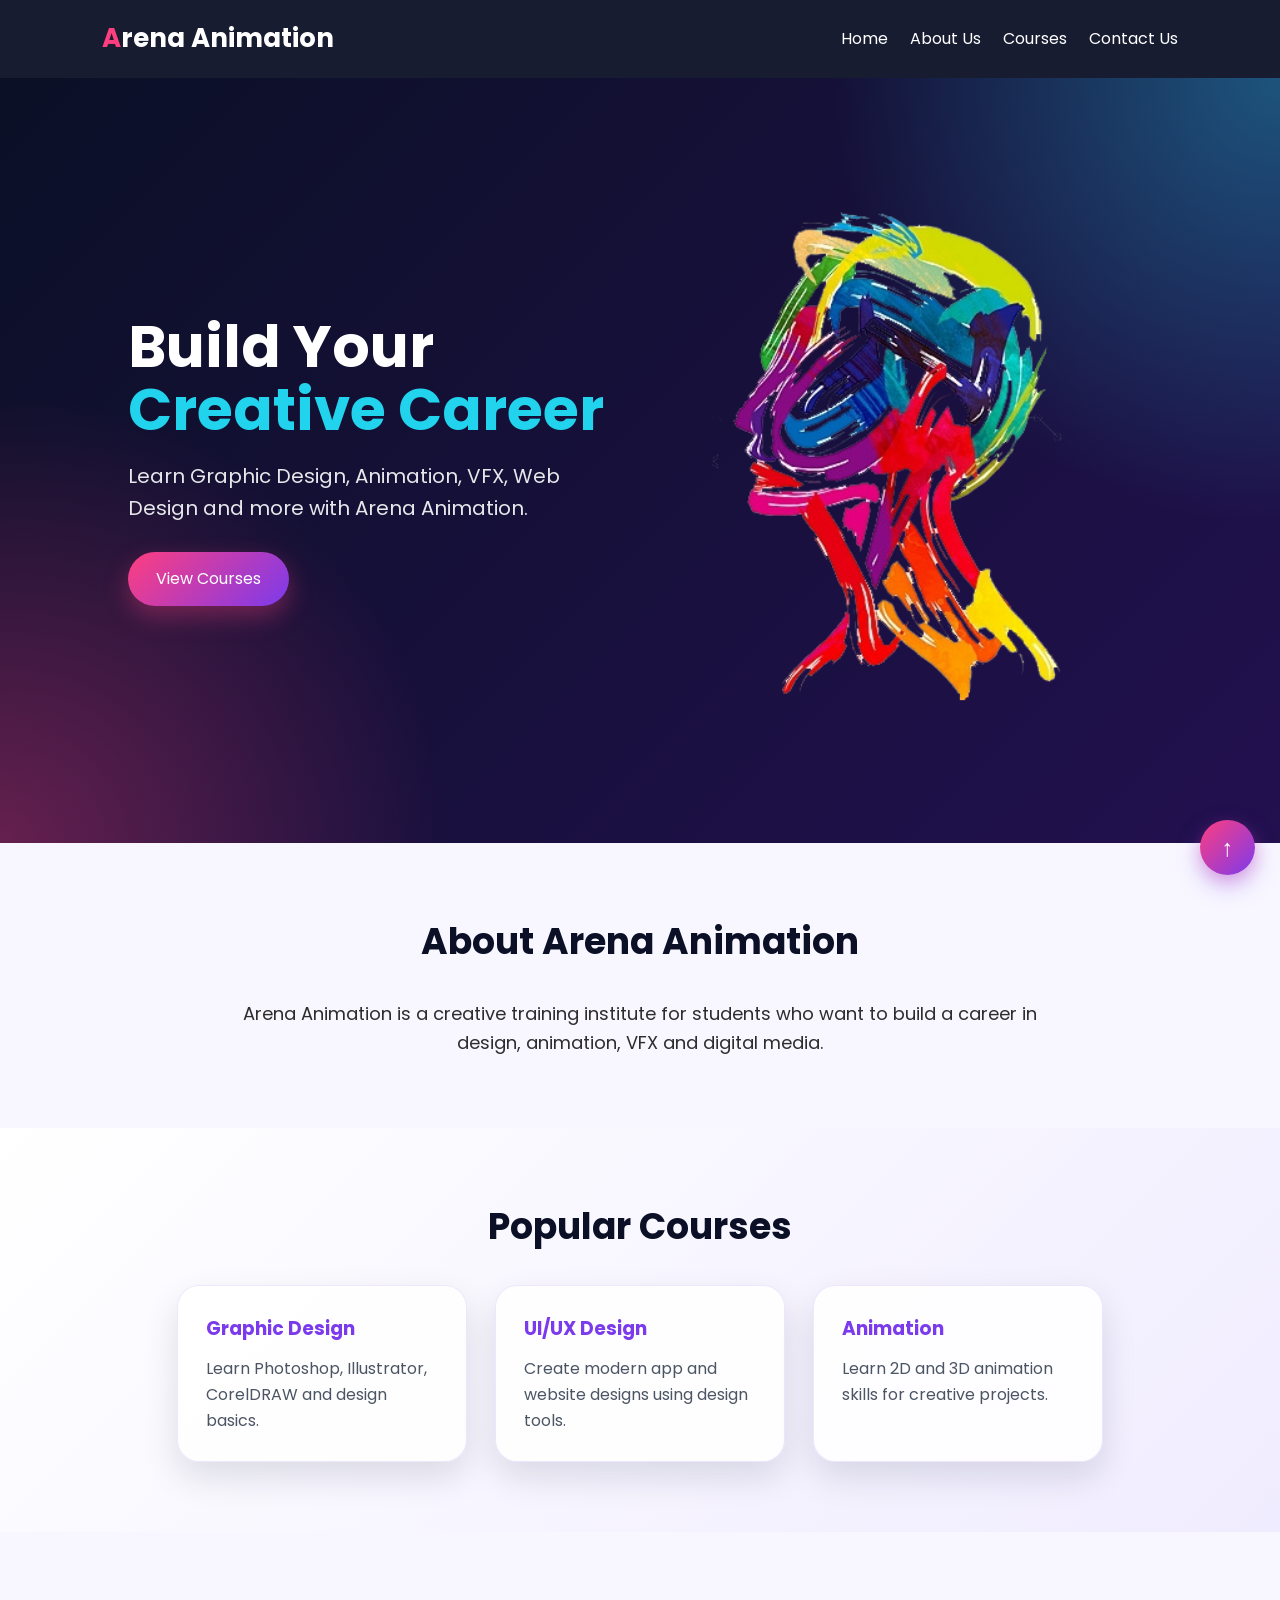
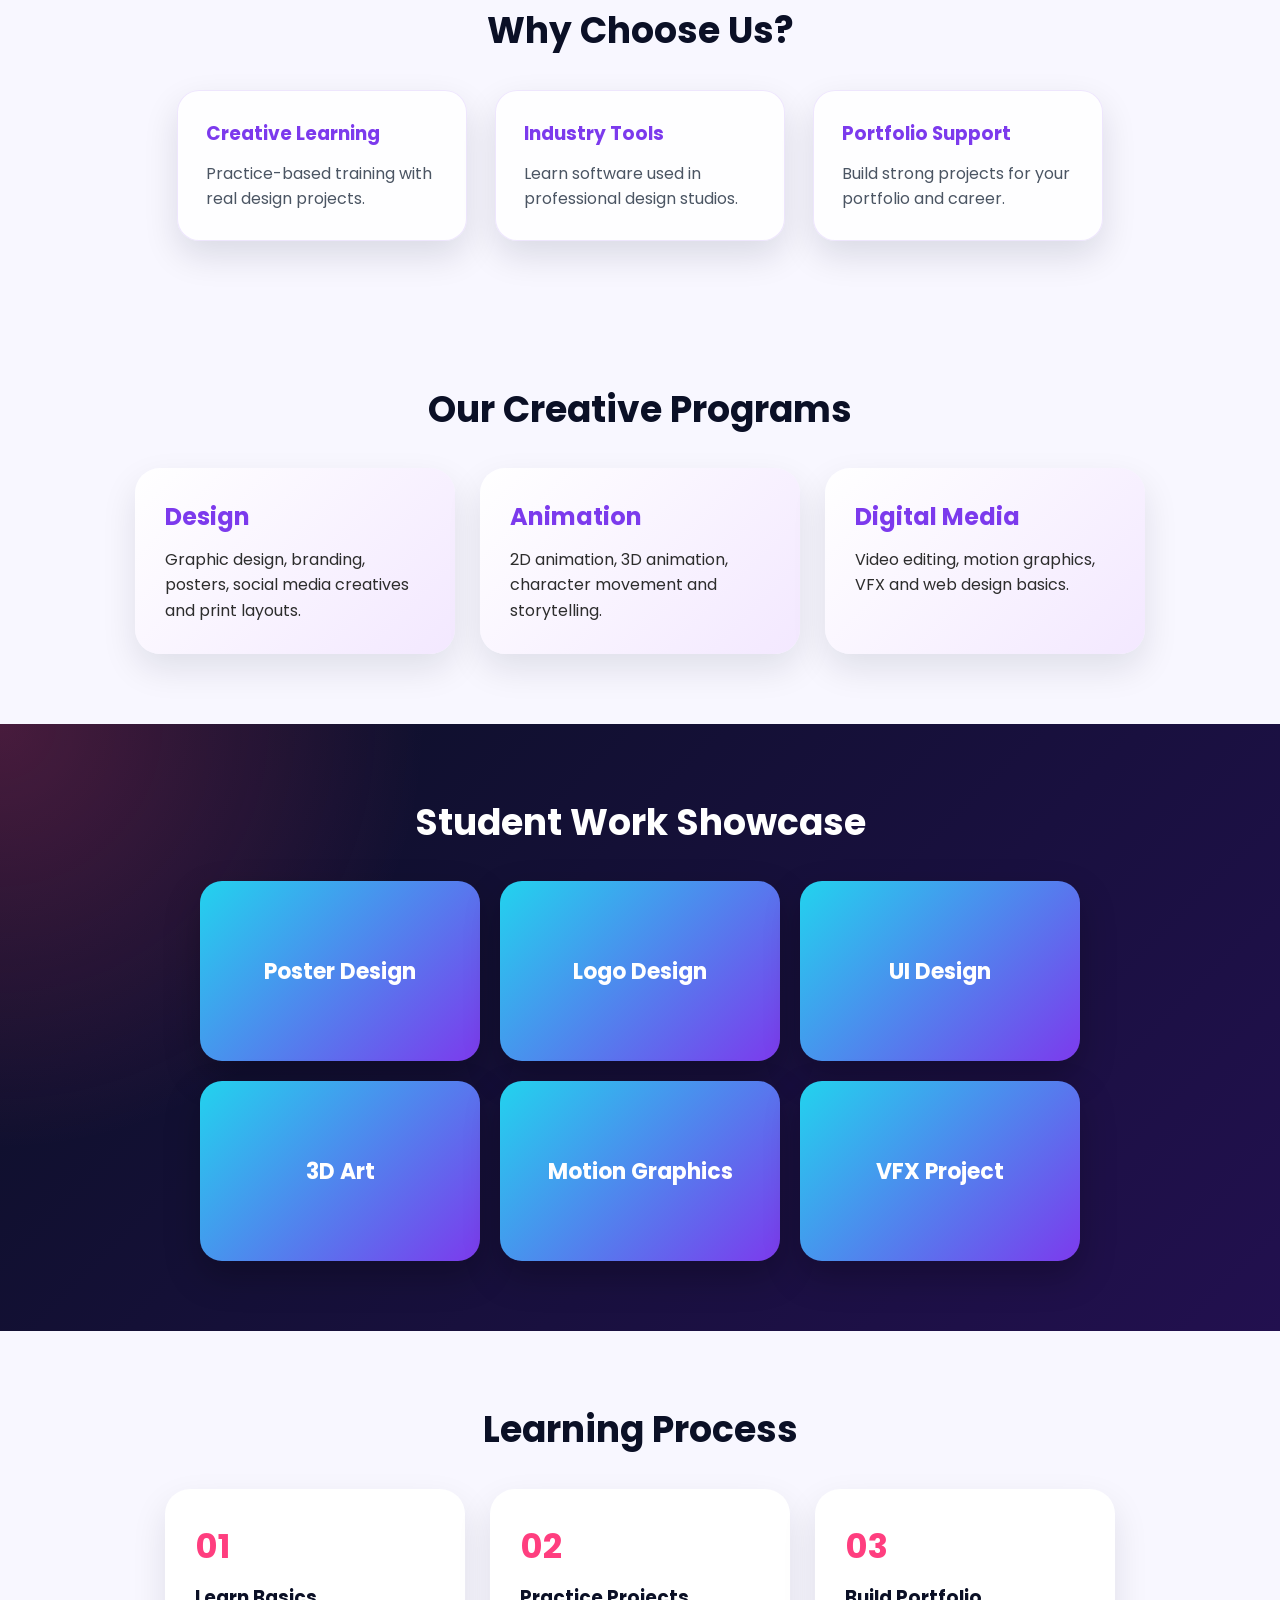
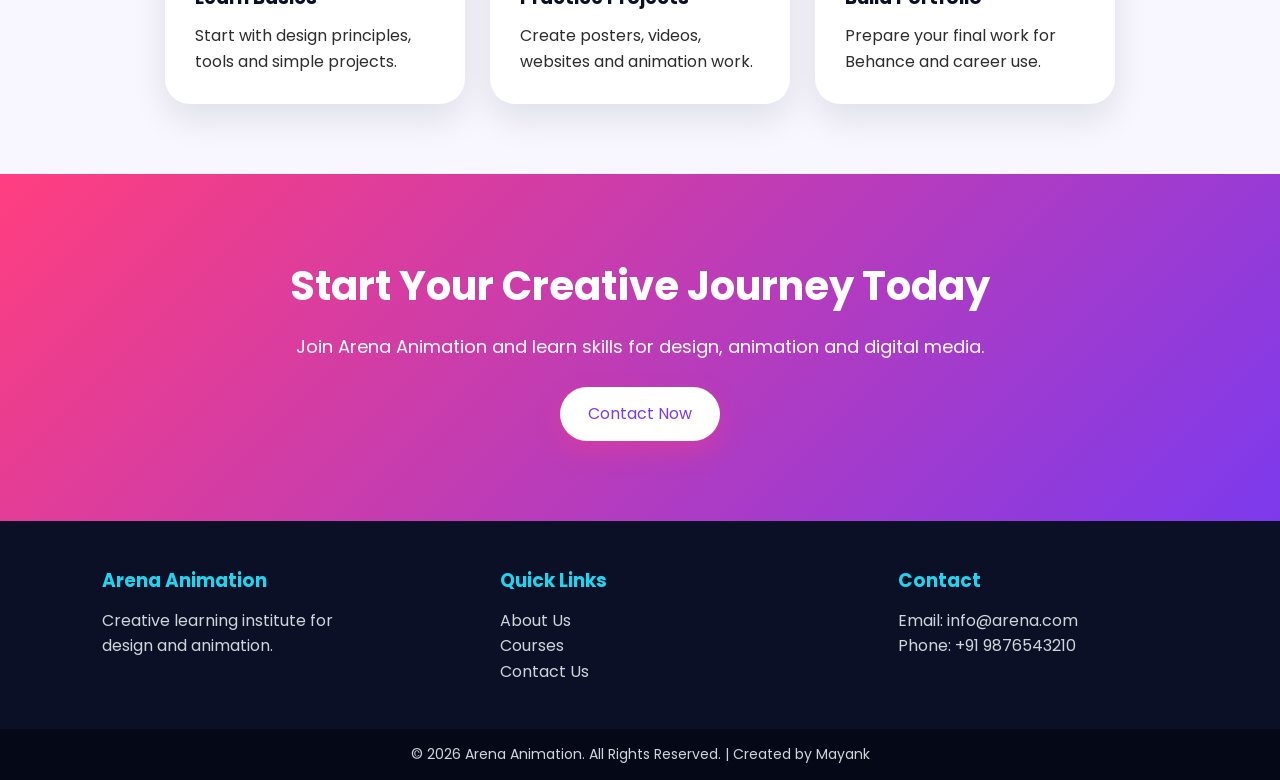
<file: index.html>
<!DOCTYPE html>
<html lang="en">
<head>
  <meta charset="UTF-8">
  <meta name="viewport" content="width=device-width, initial-scale=1.0">
  <title>Arena Animation | Home</title>
  <link rel="stylesheet" href="style.css">
</head>
<body>
<button class="back-top">
    ↑
</button>
<header>
  <div class="logo">Arena Animation</div>

  <nav>
    <a href="index.html">Home</a>
    <a href="about.html">About Us</a>
    <a href="courses.html">Courses</a>
    <a href="contact.html">Contact Us</a>
  </nav>
</header>

<section class="hero">

  <div class="hero-text">
    <h1>Build Your <span>Creative Career</span></h1>

    <p>
      Learn Graphic Design, Animation, VFX, Web Design and more with Arena Animation.
    </p>

    <a href="courses.html" class="btn">View Courses</a>
  </div>

  <div class="hero-image">
  </div>

</section>

<section class="section">
  <h2>About Arena Animation</h2>
  <p class="center-text">
    Arena Animation is a creative training institute for students who want to build a career in design, animation, VFX and digital media.
  </p>
</section>

<section class="section gray">
  <h2>Popular Courses</h2>

  <div class="card-container">
    <div class="card">
      <h3>Graphic Design</h3>
      <p>Learn Photoshop, Illustrator, CorelDRAW and design basics.</p>
    </div>

    <div class="card">
      <h3>UI/UX Design</h3>
      <p>Create modern app and website designs using design tools.</p>
    </div>

    <div class="card">
      <h3>Animation</h3>
      <p>Learn 2D and 3D animation skills for creative projects.</p>
    </div>
  </div>
</section>

<section class="section">
  <h2>Why Choose Us?</h2>

  <div class="card-container">
    <div class="card">
      <h3>Creative Learning</h3>
      <p>Practice-based training with real design projects.</p>
    </div>

    <div class="card">
      <h3>Industry Tools</h3>
      <p>Learn software used in professional design studios.</p>
    </div>

    <div class="card">
      <h3>Portfolio Support</h3>
      <p>Build strong projects for your portfolio and career.</p>
    </div>
  </div>
</section>

<section class="section">
  <h2>Our Creative Programs</h2>

  <div class="program-box">
    <div>
      <h3>Design</h3>
      <p>Graphic design, branding, posters, social media creatives and print layouts.</p>
    </div>

    <div>
      <h3>Animation</h3>
      <p>2D animation, 3D animation, character movement and storytelling.</p>
    </div>

    <div>
      <h3>Digital Media</h3>
      <p>Video editing, motion graphics, VFX and web design basics.</p>
    </div>
  </div>
</section>

<section class="section dark-section">
  <h2>Student Work Showcase</h2>

  <div class="gallery-box">
    <div id="poster">Poster Design</div>
    <div id="logo">Logo Design</div>
    <div id="ui">UI Design</div>
    <div id="">3D Art</div>
    <div id="mg">Motion Graphics</div>
    <div id="">VFX Project</div>
  </div>
</section>

<section class="section">
  <h2>Learning Process</h2>

  <div class="steps-container">
    <div class="step">
      <span>01</span>
      <h3>Learn Basics</h3>
      <p>Start with design principles, tools and simple projects.</p>
    </div>

    <div class="step">
      <span>02</span>
      <h3>Practice Projects</h3>
      <p>Create posters, videos, websites and animation work.</p>
    </div>

    <div class="step">
      <span>03</span>
      <h3>Build Portfolio</h3>
      <p>Prepare your final work for Behance and career use.</p>
    </div>
  </div>
</section>

<section class="cta-section">
  <h2>Start Your Creative Journey Today</h2>
  <p>Join Arena Animation and learn skills for design, animation and digital media.</p>
  <a href="contact.html" class="btn">Contact Now</a>
</section>

<footer>
  <div>
    <h3>Arena Animation</h3>
    <p>Creative learning institute for design and animation.</p>
  </div>

  <div>
    <h3>Quick Links</h3>
    <p><a href="about.html">About Us</a></p>
    <p><a href="courses.html">Courses</a></p>
    <p><a href="contact.html">Contact Us</a></p>
  </div>

  <div>
    <h3>Contact</h3>
    <p>Email: info@arena.com</p>
    <p>Phone: +91 9876543210</p>
  </div>
</footer>

<div class="copyright">
  © 2026 Arena Animation. All Rights Reserved. | Created by Mayank
</div>

<script src="script.js"></script>

</body>
</html>
</file>
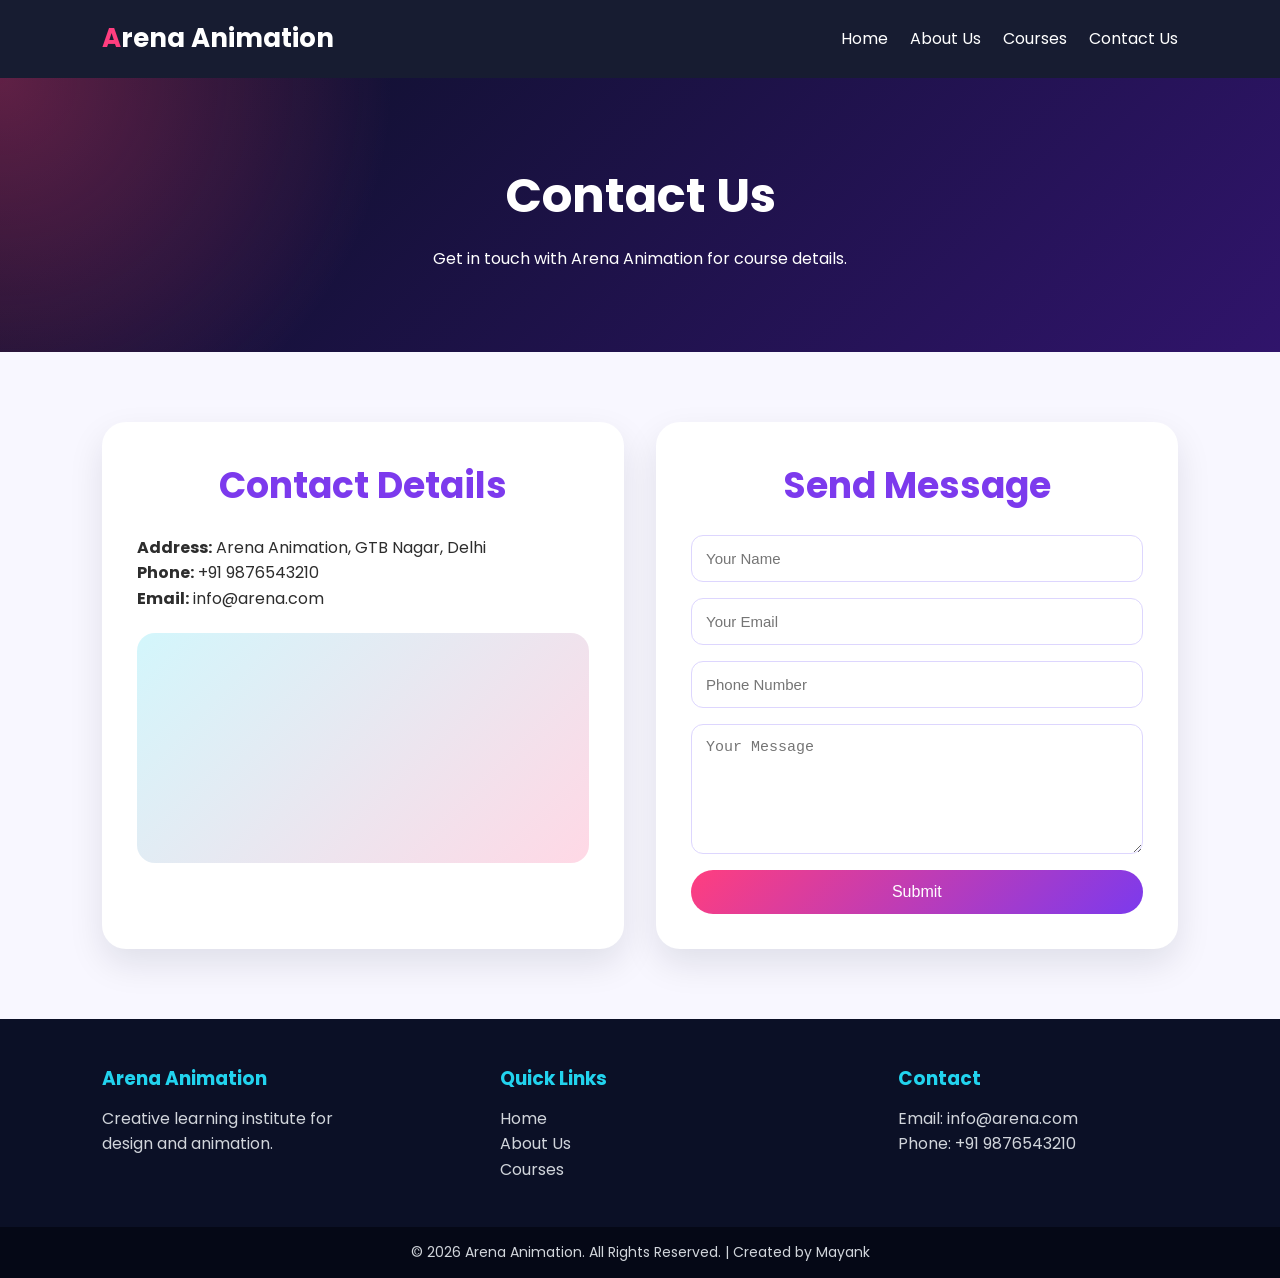
<file: contact.html>
<!DOCTYPE html>
<html lang="en">
<head>
  <meta charset="UTF-8">
  <meta name="viewport" content="width=device-width, initial-scale=1.0">
  <title>Arena Animation | Contact Us</title>
  <link rel="stylesheet" href="style.css">
</head>
<body>

<header>
  <div class="logo">Arena Animation</div>

  <nav>
    <a href="index.html">Home</a>
    <a href="about.html">About Us</a>
    <a href="courses.html">Courses</a>
    <a href="contact.html">Contact Us</a>
  </nav>
</header>

<section class="page-heading">
  <h1>Contact Us</h1>
  <p>Get in touch with Arena Animation for course details.</p>
</section>

<section class="section">
  <div class="contact-container">

    <div class="contact-info">
      <h2>Contact Details</h2>
      <p><b>Address:</b> Arena Animation, GTB Nagar, Delhi</p>
      <p><b>Phone:</b> +91 9876543210</p>
      <p><b>Email:</b> info@arena.com</p>

      <div class="map-box">
        <iframe src="https://www.google.com/maps/embed?pb=!1m18!1m12!1m3!1d3499.641277370667!2d77.20261057626497!3d28.700375475627858!2m3!1f0!2f0!3f0!3m2!1i1024!2i768!4f13.1!3m3!1m2!1s0x390cfdee23a9f1fd%3A0x7eeb2fefc55b4be6!2sArena%20Animation%20-%20Best%20Animation%20Institute%20in%20Delhi!5e0!3m2!1sen!2sin!4v1778780090084!5m2!1sen!2sin" style="border:0;" allowfullscreen="" loading="lazy" referrerpolicy="no-referrer-when-downgrade"></iframe>
      </div>
    </div>

    <div class="contact-form">
      <h2>Send Message</h2>

      <form>
        <input type="text" placeholder="Your Name">
        <input type="email" placeholder="Your Email">
        <input type="text" placeholder="Phone Number">
        <textarea placeholder="Your Message"></textarea>
        <button type="submit">Submit</button>
      </form>
    </div>

  </div>
</section>

<footer>
  <div>
    <h3>Arena Animation</h3>
    <p>Creative learning institute for design and animation.</p>
  </div>

  <div>
    <h3>Quick Links</h3>
    <p><a href="index.html">Home</a></p>
    <p><a href="about.html">About Us</a></p>
    <p><a href="courses.html">Courses</a></p>
  </div>

  <div>
    <h3>Contact</h3>
    <p>Email: info@arena.com</p>
    <p>Phone: +91 9876543210</p>
  </div>
</footer>

<div class="copyright">
  © 2026 Arena Animation. All Rights Reserved. | Created by Mayank
</div>

<script src="script.js"></script>

</body>
</html>
</file>
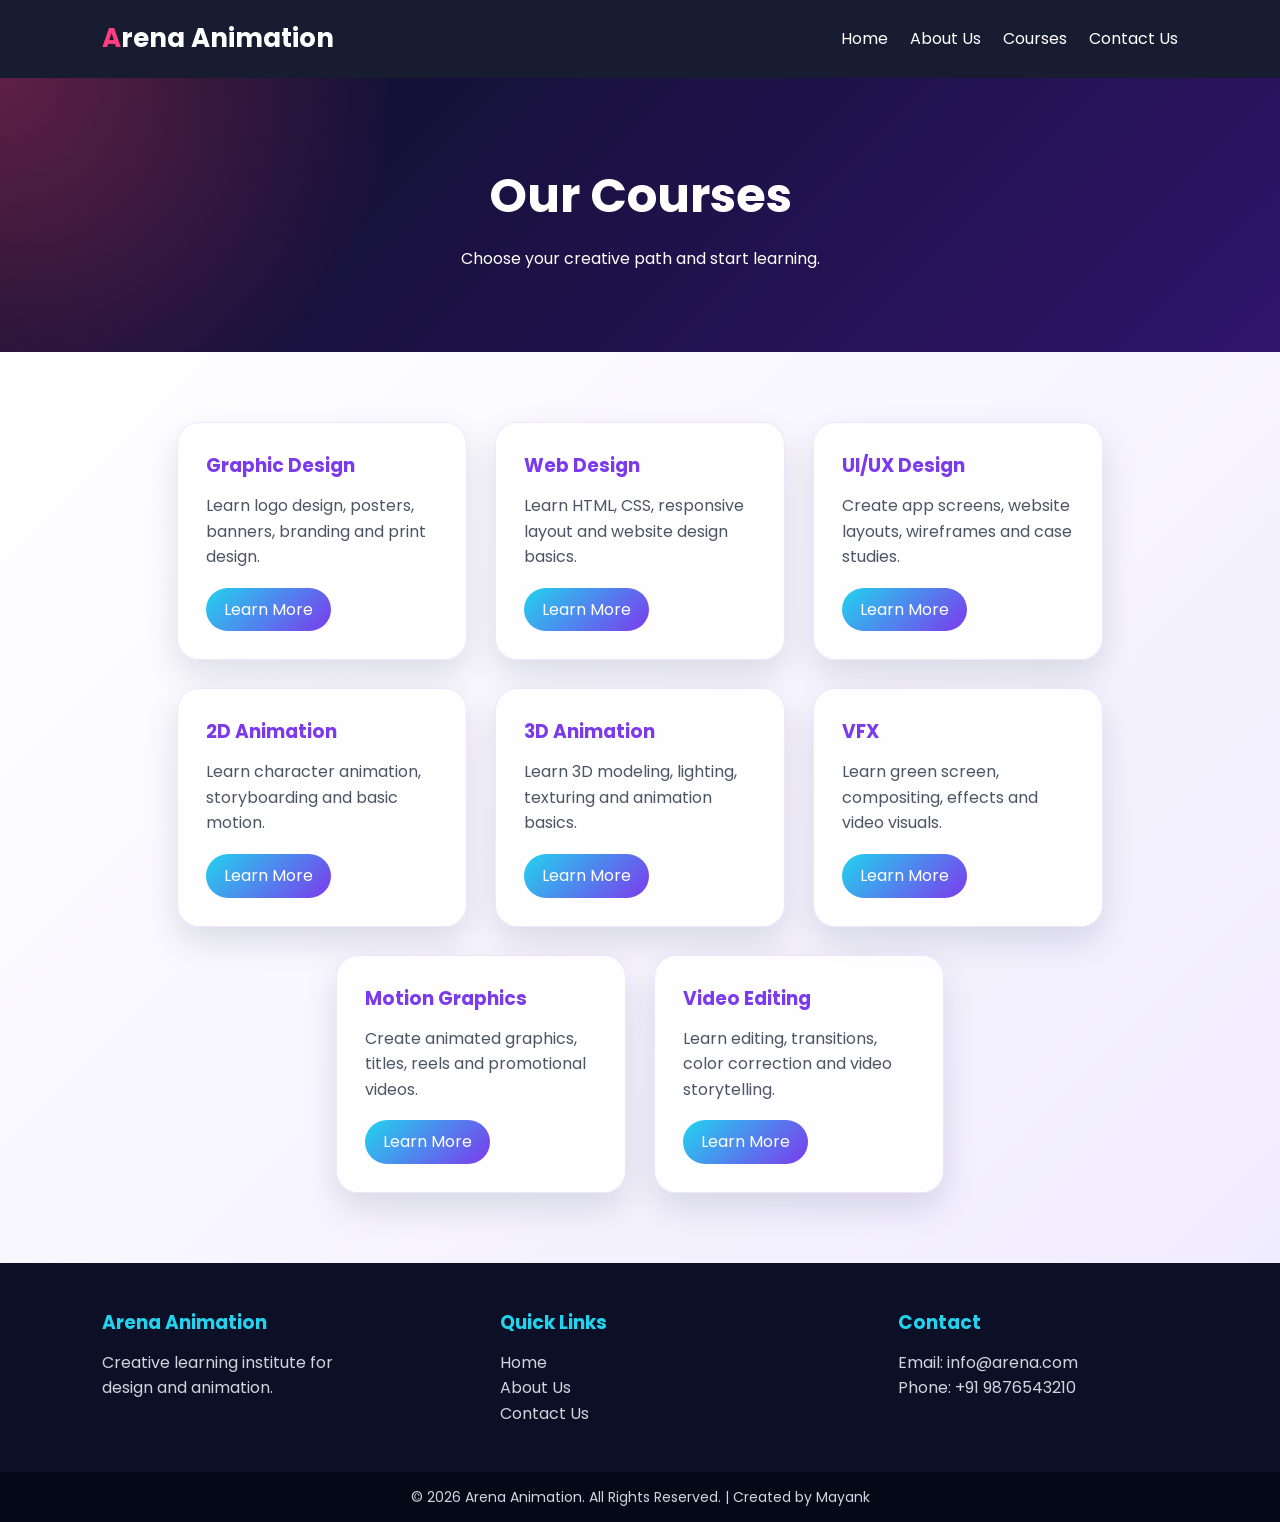
<file: courses.html>
<!DOCTYPE html>
<html lang="en">
<head>
  <meta charset="UTF-8">
  <meta name="viewport" content="width=device-width, initial-scale=1.0">
  <title>Arena Animation | Courses</title>
  <link rel="stylesheet" href="style.css">
</head>
<body>

<header>
  <div class="logo">Arena Animation</div>

  <nav>
    <a href="index.html">Home</a>
    <a href="about.html">About Us</a>
    <a href="courses.html">Courses</a>
    <a href="contact.html">Contact Us</a>
  </nav>
</header>

<section class="page-heading">
  <h1>Our Courses</h1>
  <p>Choose your creative path and start learning.</p>
</section>

<section class="section gray">
  <div class="card-container">

    <div class="card">
      <h3>Graphic Design</h3>
      <p>Learn logo design, posters, banners, branding and print design.</p>
      <a href="#" class="small-btn">Learn More</a>
    </div>

    <div class="card">
      <h3>Web Design</h3>
      <p>Learn HTML, CSS, responsive layout and website design basics.</p>
      <a href="#" class="small-btn">Learn More</a>
    </div>

    <div class="card">
      <h3>UI/UX Design</h3>
      <p>Create app screens, website layouts, wireframes and case studies.</p>
      <a href="#" class="small-btn">Learn More</a>
    </div>

    <div class="card">
      <h3>2D Animation</h3>
      <p>Learn character animation, storyboarding and basic motion.</p>
      <a href="#" class="small-btn">Learn More</a>
    </div>

    <div class="card">
      <h3>3D Animation</h3>
      <p>Learn 3D modeling, lighting, texturing and animation basics.</p>
      <a href="#" class="small-btn">Learn More</a>
    </div>

    <div class="card">
      <h3>VFX</h3>
      <p>Learn green screen, compositing, effects and video visuals.</p>
      <a href="#" class="small-btn">Learn More</a>
    </div>

    <div class="card">
      <h3>Motion Graphics</h3>
      <p>Create animated graphics, titles, reels and promotional videos.</p>
      <a href="#" class="small-btn">Learn More</a>
    </div>

    <div class="card">
      <h3>Video Editing</h3>
      <p>Learn editing, transitions, color correction and video storytelling.</p>
      <a href="#" class="small-btn">Learn More</a>
    </div>

  </div>
</section>

<footer>
  <div>
    <h3>Arena Animation</h3>
    <p>Creative learning institute for design and animation.</p>
  </div>

  <div>
    <h3>Quick Links</h3>
    <p><a href="index.html">Home</a></p>
    <p><a href="about.html">About Us</a></p>
    <p><a href="contact.html">Contact Us</a></p>
  </div>

  <div>
    <h3>Contact</h3>
    <p>Email: info@arena.com</p>
    <p>Phone: +91 9876543210</p>
  </div>
</footer>

<div class="copyright">
  © 2026 Arena Animation. All Rights Reserved. | Created by Mayank
</div>

</body>
</html>
</file>
<file: style.css>
@import url('https://fonts.googleapis.com/css2?family=Poppins:ital,wght@0,100;0,200;0,300;0,400;0,500;0,600;0,700;0,800;0,900;1,100;1,200;1,300;1,400;1,500;1,600;1,700;1,800;1,900&display=swap');


* {
    margin: 0;
    padding: 0;
    box-sizing: border-box;
}

:root {
    --dark: #0b1026;
    --purple: #7c3aed;
    --pink: #ff3e7f;
    --cyan: #22d3ee;
    --yellow: #facc15;
    --white: #ffffff;
    --soft: #f8f7ff;
    --text: #2d2d2d;
}

body {
    font-family: poppins;
    color: var(--text);
    background-color: var(--soft);
    line-height: 1.6;
}


.back-top {
    position: fixed;
    right: 25px;
    bottom: 25px;

    width: 55px;
    height: 55px;

    border: none;
    border-radius: 50%;

    background: linear-gradient(135deg, #ff3e7f, #7c3aed);
    color: white;

    font-size: 24px;
    cursor: pointer;

    display: flex;
    justify-content: center;
    align-items: center;

    box-shadow:
        0 10px 25px rgba(124, 58, 237, 0.35),
        0 5px 15px rgba(255, 62, 127, 0.25);

    transition: 0.3s;

    z-index: 999;
}

.back-top:hover {
    transform: translateY(-5px) scale(1.08);

    box-shadow:
        0 15px 35px rgba(124, 58, 237, 0.45),
        0 8px 20px rgba(255, 62, 127, 0.35);
}


/* Header */


header {
    background: rgba(11, 16, 38, 0.95);
    color: var(--white);
    padding: 18px 8%;
    display: flex;
    justify-content: space-between;
    align-items: center;
    flex-wrap: wrap;
    position: sticky;
    top: 0;
    z-index: 10;
}

.logo {
    cursor: pointer;
    font-size: 26px;
    font-weight: bold;
    color: var(--white);
}

.logo::first-letter {
    color: var(--pink);
}

nav {
    display: flex;
    gap: 22px;
    flex-wrap: wrap;
}

nav a {
    color: var(--white);
    text-decoration: none;
    font-size: 16px;
    position: relative;
}

nav a:hover {
    color: var(--cyan);
}

nav a::after {
    content: "";
    width: 0;
    height: 2px;
    background-color: var(--pink);
    position: absolute;
    left: 0;
    bottom: -6px;
    transition: 0.3s;
}



/* Hero */
.hero {
    min-height: 85vh;
    background:
        radial-gradient(circle at top right, rgba(34, 211, 238, 0.35), transparent 30%),
        radial-gradient(circle at bottom left, rgba(255, 62, 127, 0.35), transparent 30%),
        linear-gradient(135deg, #0b1026, #22104f);
    display: flex;
    align-items: center;
    padding: 0 8%;
    color: var(--white);
}

.hero-text {
    max-width: 650px;
}

.hero h1 {
    font-size: 58px;
    line-height: 1.1;
    margin-bottom: 18px;
}

.hero h1 span {
    color: var(--cyan);
}

.hero p {
    font-size: 20px;
    margin-bottom: 28px;
    color: #e5e7eb;
}

.hero {
    min-height: 85vh;
    background:
        radial-gradient(circle at top right, rgba(34, 211, 238, 0.35), transparent 30%),
        radial-gradient(circle at bottom left, rgba(255, 62, 127, 0.35), transparent 30%),
        linear-gradient(135deg, #0b1026, #22104f);

    display: flex;
    justify-content: space-between;
    align-items: center;
    gap: 40px;
    padding: 0 10%;
    color: var(--white);
}

.hero-text {
    flex: 1;
}

.hero-image {
    background-image: url(images/bg2.png);
    background-repeat: no-repeat;
    background-position: center center;
    background-size: contain;
    flex: 1;
    display: flex;
    justify-content: center;
    width: 50%;
    height: 500px;
}

.hero-image img {
    max-width: 500px;
    border-radius: 25px;
    object-fit: cover;

}

.btn {
    transition: 0.2s all ease-in-out;
    background: linear-gradient(135deg, var(--pink), var(--purple));
    color: var(--white);
    padding: 14px 28px;
    text-decoration: none;
    border-radius: 40px;
    display: inline-block;
    box-shadow: 0 10px 25px rgba(255, 62, 127, 0.35);
}

.btn:hover {
    transform: translateY(-3px);
}

/* Sections */
.section {
    padding: 70px 8%;
}

.section h2 {
    text-align: center;
    font-size: 36px;
    margin-bottom: 30px;
    color: var(--dark);
}

.gray {
    background:
        linear-gradient(135deg, #ffffff, #f0ecff);
}

.center-text {
    max-width: 800px;
    margin: auto;
    text-align: center;
    font-size: 18px;
}

/* Page heading */
.page-heading {
    background:
        radial-gradient(circle at top left, rgba(255, 62, 127, 0.35), transparent 30%),
        linear-gradient(135deg, #0b1026, #30146b);
    color: var(--white);
    text-align: center;
    padding: 80px 8%;
}

.page-heading h1 {
    font-size: 48px;
    margin-bottom: 12px;
}

/* Cards */
.card-container {
    display: flex;
    justify-content: center;
    gap: 28px;
    flex-wrap: wrap;
}

.card {
    background: rgba(255, 255, 255, 0.85);
    width: 290px;
    padding: 28px;
    border-radius: 22px;
    box-shadow: 0 15px 35px rgba(11, 16, 38, 0.12);
    border: 1px solid rgba(124, 58, 237, 0.12);
    transition: 0.3s;
}

.card:hover {
    transform: translateY(-10px);
    box-shadow: 0 20px 45px rgba(124, 58, 237, 0.22);
}

.card h3 {
    color: var(--purple);
    margin-bottom: 12px;
}

.card p {
    color: #4b5563;
}

.small-btn {
    margin-top: 18px;
    display: inline-block;
    background: linear-gradient(135deg, var(--cyan), var(--purple));
    color: var(--white);
    padding: 9px 18px;
    border-radius: 30px;
    text-decoration: none;
}

.small-btn:hover {
    transform: translateY(-3px);
}

/* Highlight */
.highlight-box {
    max-width: 750px;
    margin: auto;
    background: linear-gradient(135deg, #ffffff, #f3e8ff);
    padding: 35px;
    border-radius: 24px;
    box-shadow: 0 15px 35px rgba(11, 16, 38, 0.1);
}

.highlight-box p {
    margin-bottom: 14px;
    font-size: 18px;
}

/* Contact */
.contact-container {
    display: flex;
    gap: 32px;
    flex-wrap: wrap;
}

.contact-info,
.contact-form {
    flex: 1;
    min-width: 280px;
    background: #ffffff;
    padding: 35px;
    border-radius: 24px;
    box-shadow: 0 15px 35px rgba(11, 16, 38, 0.1);
}

.contact-info h2,
.contact-form h2 {
    color: var(--purple);
    margin-bottom: 20px;
}

.map-box {
    margin-top: 22px;
    height: 230px;
    background:
        linear-gradient(135deg, rgba(34, 211, 238, 0.2), rgba(255, 62, 127, 0.2));
    display: flex;
    justify-content: center;
    align-items: center;
    border-radius: 18px;
    color: #555;
}

.map-box iframe {
    width: 100%;
    height: 100%;
}

form {
    display: flex;
    flex-direction: column;
    gap: 16px;
}

input,
textarea {
    padding: 14px;
    border: 1px solid #ddd6fe;
    border-radius: 12px;
    font-size: 15px;
    outline: none;
}

input:focus,
textarea:focus {
    border-color: var(--purple);
}

textarea {
    height: 130px;
}

button {
    transition: 0.2s all ease-in-out;
    background: linear-gradient(135deg, var(--pink), var(--purple));
    color: var(--white);
    padding: 13px;
    border: none;
    border-radius: 35px;
    cursor: pointer;
    font-size: 16px;
}

button:hover {
    transform: translateY(-3px);
}

.program-box {
    display: flex;
    gap: 25px;
    flex-wrap: wrap;
    justify-content: center;
}

.program-box div {
    width: 320px;
    padding: 30px;
    border-radius: 25px;
    background: linear-gradient(135deg, #ffffff, #f3e8ff);
    box-shadow: 0 15px 35px rgba(11, 16, 38, 0.1);
}

.program-box h3 {
    color: var(--purple);
    margin-bottom: 10px;
    font-size: 24px;
}

.dark-section {
    background:
        radial-gradient(circle at top left, rgba(255, 62, 127, 0.25), transparent 30%),
        linear-gradient(135deg, #0b1026, #22104f);
}

.dark-section h2 {
    color: var(--white);
}

.gallery-box {
    display: flex;
    gap: 20px;
    flex-wrap: wrap;
    justify-content: center;
}

.gallery-box div {
    cursor: pointer;
    width: 280px;
    height: 180px;
    border-radius: 22px;
    background: linear-gradient(135deg, var(--cyan), var(--purple));
    color: var(--white);
    display: flex;
    justify-content: center;
    align-items: center;
    font-size: 22px;
    font-weight: bold;
    box-shadow: 0 15px 35px rgba(0, 0, 0, 0.25);
}

.steps-container {
    display: flex;
    gap: 25px;
    justify-content: center;
    flex-wrap: wrap;
}

.step {
    width: 300px;
    background-color: var(--white);
    padding: 30px;
    border-radius: 25px;
    box-shadow: 0 15px 35px rgba(11, 16, 38, 0.1);
}

.step span {
    font-size: 34px;
    font-weight: bold;
    color: var(--pink);
}

.step h3 {
    color: var(--dark);
    margin: 10px 0;
}

.cta-section {
    text-align: center;
    padding: 80px 8%;
    background:
        linear-gradient(135deg, var(--pink), var(--purple));
    color: var(--white);
}

.cta-section h2 {
    font-size: 40px;
    margin-bottom: 15px;
}

.cta-section p {
    margin-bottom: 25px;
    font-size: 18px;
}

.cta-section .btn {
    background: var(--white);
    color: var(--purple);
}

/* Footer */
footer {
    background: #0b1026;
    color: var(--white);
    padding: 45px 8%;
    display: flex;
    justify-content: space-between;
    gap: 28px;
    flex-wrap: wrap;
}

footer div {
    width: 280px;
}

footer h3 {
    color: var(--cyan);
    margin-bottom: 12px;
}

footer p {
    color: #d1d5db;
}

footer a {
    color: #d1d5db;
    text-decoration: none;
}

footer a:hover {
    color: var(--pink);
}

.copyright {
    background-color: #050816;
    color: #d1d5db;
    text-align: center;
    padding: 14px;
    font-size: 14px;
}

/* Tablet */
@media (max-width: 880px) {
    header {
        justify-content: center;
        text-align: center;
        gap: 16px;
    }

    nav {
        justify-content: center;
    }

    .hero {
        text-align: center;
        justify-content: center;
    }

    .hero h1 {
        font-size: 44px;
    }
}

/* Mobile */
@media (max-width: 650px) {
    header {
        padding: 18px 5%;
    }

    .hero {
        flex-direction: column;
        text-align: center;
        padding-top: 50px;
        padding-bottom: 50px;
    }

    .hero-image img {
        max-width: 100%;
    }

    nav {
        gap: 12px;
    }

    nav a {
        font-size: 14px;
    }

    .hero {
        min-height: 75vh;
        padding: 0 5%;
    }

    .hero h1 {
        font-size: 36px;
    }

    .hero p {
        font-size: 17px;
    }

    .section {
        padding: 50px 5%;
    }

    .section h2 {
        font-size: 30px;
    }

    .page-heading h1 {
        font-size: 36px;
    }

    .card {
        width: 100%;
    }

    footer {
        text-align: center;
    }

    footer div {
        width: 100%;
    }
}
</file>
